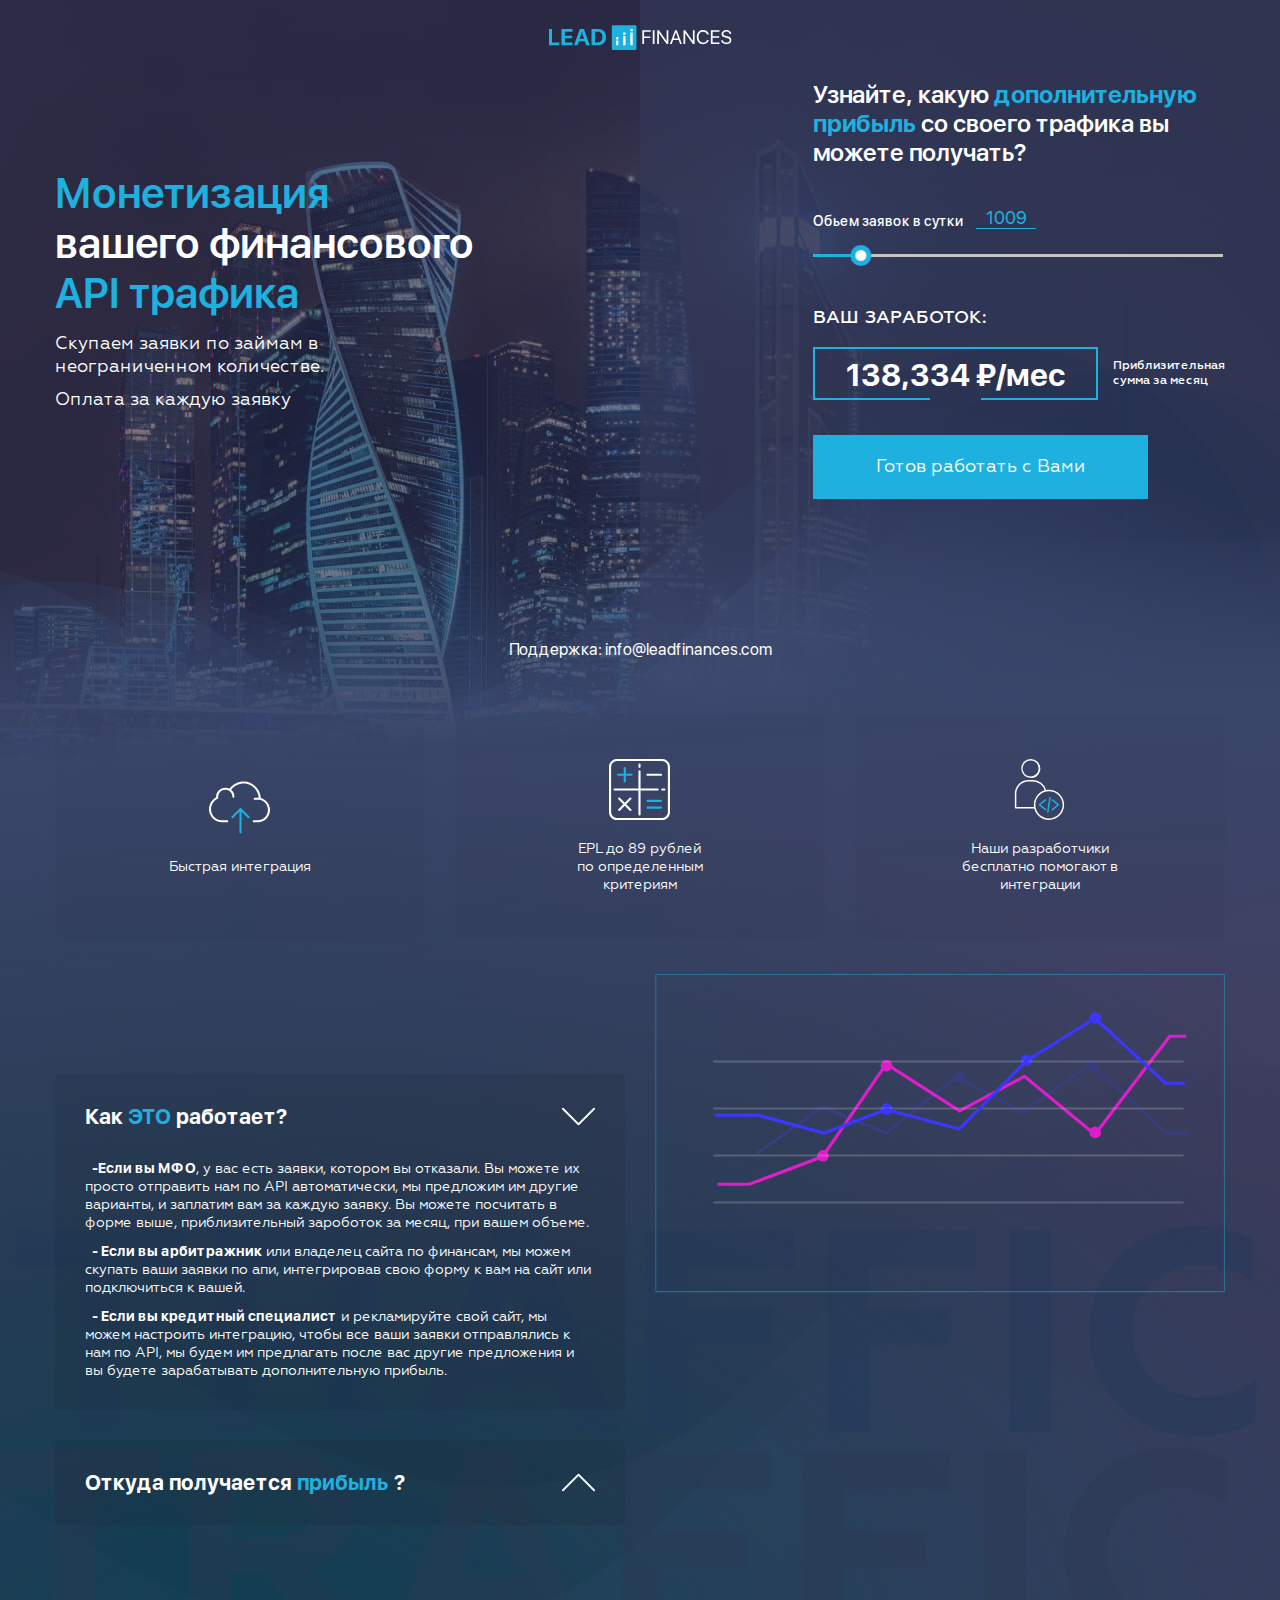
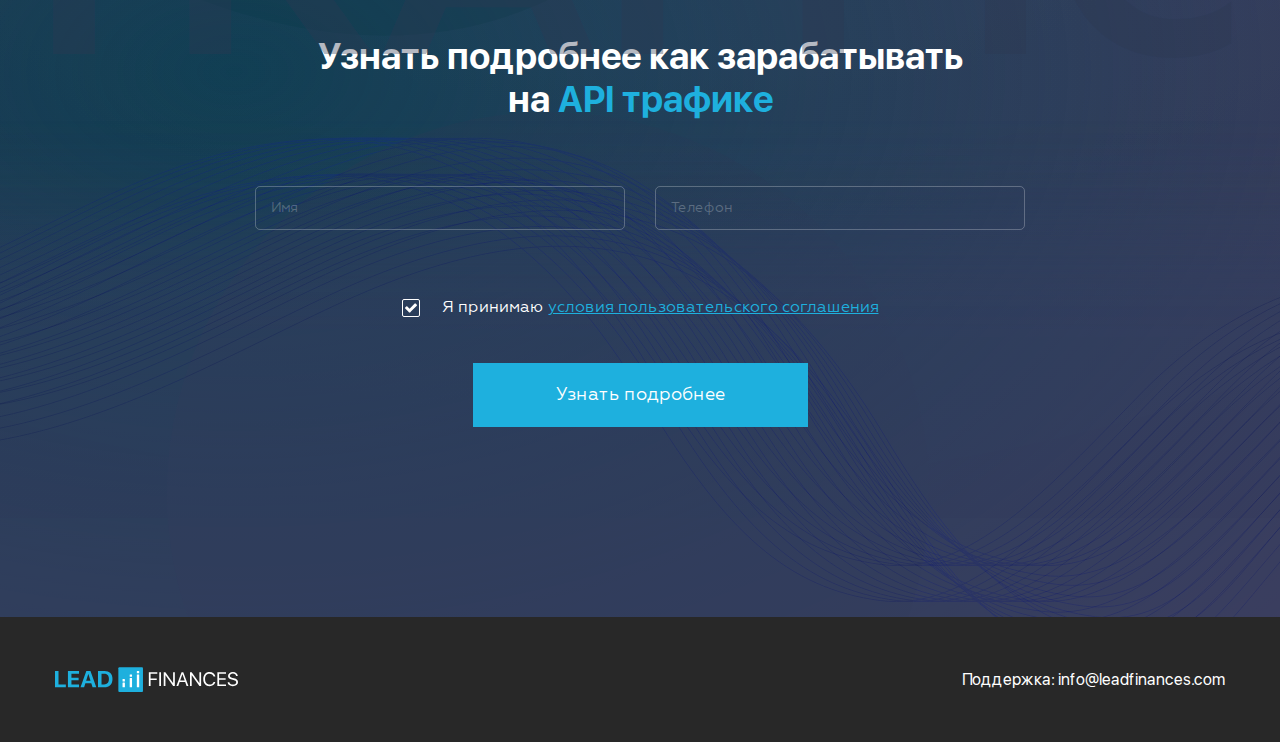
<file: app/index.html>
<!DOCTYPE html>
<html lang="ru">
<head>
	<title>Leads Finance. Монетизация вашего финансового API трафика</title>

	<!-- Meta tags -->
	<meta charset="UTF-8">
	<meta http-equiv="X-UA-Compatible" content="IE=edge">
	<meta name="viewport" content="width=device-width, initial-scale=1.0">
	<meta name="description" content="">
	<meta name="keywords" content="">
	<meta name="author" content="Serhii 'winde' Kuptsov">
	
	<!-- Favicons -->
	<link rel="shortcut icon" href="img/favicon/favicon.ico" type="image/x-icon">
	<link rel="apple-touch-icon" sizes="180x180" href="img/favicon/apple-touch-icon.png">
	<link rel="icon" type="image/png" sizes="32x32" href="img/favicon/favicon-32x32.png">
	<link rel="icon" type="image/png" sizes="16x16" href="img/favicon/favicon-16x16.png">
	<link rel="manifest" href="img/favicon/site.webmanifest">
	<link rel="mask-icon" href=img/favicon/safari-pinned-tab.svg" color="#000000">
	<!-- //Favicons -->
	<meta name="msapplication-TileColor" content="#000000">
	<meta name="theme-color" content="#000000">
	<meta name="msapplication-navbutton-color" content="#000000">
	<meta name="apple-mobile-web-app-status-bar-style" content="#000000">

	<!-- All libs styles -->
	<link rel="stylesheet" href="css/libs/nouislider.min.css">
	<!-- Main file with styles -->
	<link rel="stylesheet" href="css/main.min.css">



	<!-- HTML5 shim and Respond.js for IE8 support of HTML5 elements and media queries -->
	<!-- WARNING: Respond.js doesn't work if you view the page via file:// -->
	<!--[if lt IE 9]>
	  <script src="https://oss.maxcdn.com/html5shiv/3.7.3/html5shiv.min.js"></script>
	  <script src="https://oss.maxcdn.com/respond/1.4.2/respond.min.js"></script>
	<![endif]-->
</head><body>


	
	<!-- CONTENT WRAPPER -->
	<div class="content__wrapper">

		<!-- Preloader -->
<div class="preloader__wrapper">
	<div class="preloader">
		<span>
			<i class="preloader__ic"></i>
			<i class="preloader__ic"></i>
		</span>
	</div>
	<div class="preloader__section preloader__section--left"></div> 
	<div class="preloader__section preloader__section--right"></div>
</div>		
<!--// Preloader -->		<!-- Popup -->
<div class="popup js-popup js-popup-thanks" >
	<div class="popup__overflow">
		<div class="popup__body text-center">
			<button class="btn__close js-close-popup-btn" type="button"></button>
			<!-- Popup content-->
			<div class="popup__content">
				<h3 class="popup__title">Спасибо</h3>
				<p class="popup__text">В ближайшее время мы с<br>вами свяжемся</p>
			</div>
			<!-- //Popup content-->
		</div>
	</div>
</div>
<!-- //Popup -->

<!-- Popup -->
<div class="popup js-popup js-popup-terms">
	<div class="popup__overflow">
		<div class="popup__body text-center">
			<button class="btn__close js-close-popup-btn" type="button"></button>
			<!-- Popup content-->
			<div class="popup__content">
				<h3 class="popup__title popup__title--sm">Условия пользовательского соглашения</h3>
				<div class="content">
					<h2>h2</h2>
					<p>Lorem ipsum dolor sit amet, <b>consectetur adipisicing elit.</b> Optio eum, a ad! Deleniti, velit alias quidem, natus officiis voluptas omnis beatae deserunt iusto fugit, explicabo eius rem. Iste suscipit odit dignissimos <strong>totam deleniti commodi quod quasi nemo</strong>. Magnam cum, enim excepturi ut eum, dolor quasi a commodi quae modi beatae?</p>

					<h3>h3</h3>
					<p>Lorem ipsum dolor sit amet, consectetur adipisicing elit. <a href="#">Optio eum, a ad! Deleniti</a>, velit alias quidem, natus officiis voluptas omnis beatae deserunt iusto fugit, explicabo eius rem. Iste suscipit odit dignissimos totam deleniti commodi quod quasi nemo. Magnam cum, enim excepturi ut eum, dolor quasi a commodi quae modi beatae?</p>

					<h4>h4</h4>
					<p>Lorem ipsum dolor sit amet, consectetur adipisicing elit. Optio eum, a ad! Deleniti, velit alias quidem, natus officiis voluptas omnis beatae deserunt iusto fugit, explicabo eius rem. Iste suscipit odit dignissimos totam deleniti commodi quod quasi nemo. Magnam cum, enim excepturi ut eum, dolor quasi a commodi quae modi beatae?</p>

					<h5>h5</h5>
					<p>Lorem ipsum dolor sit amet, consectetur adipisicing elit. Optio eum, a ad! Deleniti, velit alias quidem, natus officiis voluptas omnis beatae deserunt iusto fugit, explicabo eius rem. Iste suscipit odit dignissimos totam deleniti commodi quod quasi nemo. Magnam cum, enim excepturi ut eum, dolor quasi a commodi quae modi beatae?</p>

					<h6>h6</h6>
					<p>Lorem ipsum dolor sit amet, consectetur adipisicing elit. Optio eum, a ad! Deleniti, velit alias quidem, natus officiis voluptas omnis beatae deserunt iusto fugit, explicabo eius rem. Iste suscipit odit dignissimos totam deleniti commodi quod quasi nemo. Magnam cum, enim excepturi ut eum, dolor quasi a commodi quae modi beatae?</p>

					
				</div>
			</div>
			<!-- //Popup content-->
		</div>
	</div>
</div>
<!-- //Popup -->

		<!-- Main -->
		<main class="main">

			<section class="sect__promo--wrapper">
				<h2 class="w3c">&nbsp;</h2>
				<section class="sect__promo">
					<h2 class="w3c">&nbsp;</h2>

					<a href="/" class="logo">
						<img src="img/logo.svg" alt="">
					</a>
					
					<div class="container">
						<div class="promo__block">
							<span class="api js-item-parallax" data-parallax-direction="vertical-top" data-parallax-speed="0.3"></span>
							<div class="promo__block--content light-color">
								<div class="row align-vertical-center align-horisontal-between promo__row">
									<div class="promo__title--block ">
										<h1 class="title"><span class="accent-color">Монетизация</span><br>вашего финансового<br><span class="accent-color">API трафика</span></h1>
										<p class="subtitle">Скупаем заявки по займам в<br>неограниченном количестве.<br><span>Оплата за каждую заявку</span></p>
									</div>

									<div class="promo__calc--block">
										<h3 class="promo__calc--title">Узнайте, какую <span class="accent-color">дополнительную<br>прибыль</span> со своего трафика вы<br>можете получать?</h3>

										<div class="promo__calc">

											<div class="row align-horisontal-start align-vertical-end row-nowrap promo__calc--input-row">
												<p class="promo__calc--input-label">Обьем заявок в сутки</p>
												<input type="number" min="0" max="9999" class="promo__calc--input" name="requestQuantity" id="requestsQuantity">
											</div>

											<div id="requestsRange" class="promo__calc--input-range"></div>

											<div class="earnings">
												<h6 class="earnings__title">Ваш заработок:</h6>

												<div class="row align-vertical-center align-horisontal-start earnings__row">
													<div class="earnings__block">
														<p><span class="js-earnings">0</span>&#8381;/мес</p>
														
													</div>
													<span class="earnings__notice">Приблизительная<br>сумма за месяц</span>
												</div>
											</div>

											<a href="#form" class="btn js-smooth-scroll-link">Готов работать с Вами</a>

										</div>
									</div>
								</div>
							</div>
						</div>
					</div>
				</section>
			</section>
			

			<section class="sect__content">
				<h2 class="w3c">&nbsp;</h2>

				<div class="container ">
					<p class="light-color support text-center">Поддержка: <a href="mailto:info@leadfinances.com">info@leadfinances.com</a></p>

					<section class="advantages">
						<h2 class="w3c">&bnsp;</h2>
						<div class="row row-nowrap advantages__row row-gutters">

							<div class="advantage__wrapper">
								<div class="advantage">
									<i class="advantage__ic" style="background-image: url('img/icons/svg/advantage-1.svg');"></i>
									<p>Быстрая интеграция</p>
								</div>
							</div>

							<div class="advantage__wrapper">
								<div class="advantage">
									<i class="advantage__ic" style="background-image: url('img/icons/svg/advantage-2.svg');"></i>
									<p>EPL до 89 рублей<br>по определенным<br>критериям</p>
								</div>
							</div>

							<div class="advantage__wrapper">
								<div class="advantage">
									<i class="advantage__ic" style="background-image: url('img/icons/svg/advantage-3.svg');"></i>
									<p>Наши разработчики<br>бесплатно помогают в<br>интеграции</p>
								</div>
							</div>
						</div>

					</section>
					
					<!-- Faq -->
					<section class="faq">
						<h2 class="w3c">&bnsp;</h2>

						<span class="traffic js-item-parallax" data-parallax-direction="vertical-top" data-parallax-speed="0.2"></span>
						<!-- Faq item -->
						<div class="faq__item">
							<div class="row row-nowrap faq__item--row">

								<div class="faq__question--col js-item-parallax" data-parallax-direction="vertical-top" data-parallax-speed="0.05">
									<!-- Question -->
									<div class="faq__question">
										<div class="faq__question--header js-faq-header">
											<h3 class="faq__question--title">Как <b class="accent-color t-t-uppercase">это</b> работает?</h3>
										</div>

										<div class="faq__question--body js-faq-body">
											<ul>
												<li><b>-Если вы МФО</b>, у вас есть заявки, котором вы отказали. Вы можете их просто отправить нам по API автоматически, мы предложим им другие варианты, и заплатим вам за каждую заявку. Вы можете посчитать в форме выше, приблизительный зароботок за месяц, при вашем объеме.</li>
												<li><b>- Если вы арбитражник</b> или владелец сайта по финансам, мы можем скупать ваши заявки по апи, интегрировав свою форму к вам на сайт или подключиться к вашей.</li>
												<li><b>- Если вы кредитный специалист</b> и рекламируйте свой сайт, мы можем настроить интеграцию, чтобы все ваши заявки отправлялись к нам по API, мы будем им предлагать после вас другие предложения и вы будете зарабатывать дополнительную прибыль.</li>
											</ul>
										</div>
									</div>
									<!-- //Question -->

									<!-- Question -->
									<div class="faq__question">
										<div class="faq__question--header js-faq-header">
											<h3 class="faq__question--title">Откуда получается <b class="accent-color">прибыль</b> ?</h3>
										</div>

										<div class="faq__question--body js-faq-body">
											<ul>
												<li><b>Договоренности более с 80 Микрофинансовых организации</b>( много offline и приватных компаний), с которыми у нас специальные условия, из-за объема. Ваш заработок идет от них за выданные займы или корректные заявки. Мы дополнительно монетизируем ваш трафик с помощью наработанных методик, через такие точки касания как: смс, емайлы, месседжеры, автообзвоны и пр.</li>
											</ul>
										</div>
									</div>
									<!-- //Question -->


								</div>

								<div class="faq__img--col js-item-parallax" data-parallax-direction="vertical-bottom" data-parallax-speed="0.05">
									<img src="img/graphic.svg" alt="">
								</div>
							</div>
						</div>
						<!-- //Faq item -->
					</section>
					<!-- //Faq -->

					<!-- Form -->
					<section class="sect__form" id="form">
						<h2 class="sect__title text-center">Узнать подробнее как зарабатывать<br>на <span class="accent-color">API трафике</span></h2>

						<div class="form__block">
							<form class="js-form">
								<!-- Hidden inputs -->
								<input type="hidden" name="project_name" value="LeadsFinances Api">
								<input type="hidden" name="form_subject" value="Заявка">

								<div class="row inputs__row align-horisontal-center">
									<div class="input__wrapper">
										<input type="text" class="input js-input" placeholder="Имя">
									</div>
									<div class="input__wrapper">
										<input type="text" class="input js-input js-phone-input" placeholder="Телефон">
									</div>
								</div>

								<div class="checkbox__wrapper text-center">
									<label class="checkbox__label">
										<input name="terms" type="checkbox" checked>
										<span class="checkbox">Я принимаю <a href="#" class="js-open-terms-popup-btn">условия пользовательского соглашения</a></span>
									</label>
								</div>

								<div class="text-center">
									<button class="btn" type="submit">Узнать подробнее</button>
								</div>
							</form>
						</div>
					</section>
					<!-- //Form -->
				</div>
				<!-- //container -->
			</section>
		</main>
		<!-- //Main -->

		<!-- Footer -->
		<footer class="footer">
	<div class="container">
		<div class="row align-vertical-center align-horisontal-between">
			<a href="/" class="logo">
				<img src="img/logo.svg" alt="">
			</a>

			<p class="support">Поддержка: <a href="mailto:info@leadfinances.com">info@leadfinances.com</a></p>
		</div>
	</div>
	<!-- //container -->
</footer>
		<!-- //Footer -->

	</div>
	<!-- //CONTENT WRAPPER -->

	<!-- jQuery IF NEEDED-->
<script src="https://code.jquery.com/jquery-2.2.4.min.js" integrity="sha256-BbhdlvQf/xTY9gja0Dq3HiwQF8LaCRTXxZKRutelT44=" crossorigin="anonymous"></script>
<!-- Google map -->
<!-- <script src="https://maps.googleapis.com/maps/api/js?key=AIzaSyBR5vIGzW3iFwxgUDP3TEFZR66J5LzJdhY"></script> -->
<!-- All libs scripts -->
	<script src="js/libs.min.js"></script>
<!-- Main file with scripts -->
<script src="js/common.min.js"></script>
</body>

</html>
</file>
<file: app/css/libs/nouislider.min.css>
/*! nouislider - 14.1.0 - 12/4/2019 */
.noUi-target,.noUi-target *{-webkit-touch-callout:none;-webkit-tap-highlight-color:transparent;-webkit-user-select:none;-ms-touch-action:none;touch-action:none;-ms-user-select:none;-moz-user-select:none;user-select:none;-moz-box-sizing:border-box;box-sizing:border-box}.noUi-target{position:relative}.noUi-base,.noUi-connects{width:100%;height:100%;position:relative;z-index:1}.noUi-connects{overflow:hidden;z-index:0}.noUi-connect,.noUi-origin{will-change:transform;position:absolute;z-index:1;top:0;right:0;-ms-transform-origin:0 0;-webkit-transform-origin:0 0;-webkit-transform-style:preserve-3d;transform-origin:0 0;transform-style:flat}.noUi-connect{height:100%;width:100%}.noUi-origin{height:10%;width:10%}.noUi-txt-dir-rtl.noUi-horizontal .noUi-origin{left:0;right:auto}.noUi-vertical .noUi-origin{width:0}.noUi-horizontal .noUi-origin{height:0}.noUi-handle{-webkit-backface-visibility:hidden;backface-visibility:hidden;position:absolute}.noUi-touch-area{height:100%;width:100%}.noUi-state-tap .noUi-connect,.noUi-state-tap .noUi-origin{-webkit-transition:transform .3s;transition:transform .3s}.noUi-state-drag *{cursor:inherit!important}.noUi-horizontal{height:18px}.noUi-horizontal .noUi-handle{width:34px;height:28px;right:-17px;top:-6px}.noUi-vertical{width:18px}.noUi-vertical .noUi-handle{width:28px;height:34px;right:-6px;top:-17px}.noUi-txt-dir-rtl.noUi-horizontal .noUi-handle{left:-17px;right:auto}.noUi-target{background:#FAFAFA;border-radius:4px;border:1px solid #D3D3D3;box-shadow:inset 0 1px 1px #F0F0F0,0 3px 6px -5px #BBB}.noUi-connects{border-radius:3px}.noUi-connect{background:#3FB8AF}.noUi-draggable{cursor:ew-resize}.noUi-vertical .noUi-draggable{cursor:ns-resize}.noUi-handle{border:1px solid #D9D9D9;border-radius:3px;background:#FFF;cursor:default;box-shadow:inset 0 0 1px #FFF,inset 0 1px 7px #EBEBEB,0 3px 6px -3px #BBB}.noUi-active{box-shadow:inset 0 0 1px #FFF,inset 0 1px 7px #DDD,0 3px 6px -3px #BBB}.noUi-handle:after,.noUi-handle:before{content:"";display:block;position:absolute;height:14px;width:1px;background:#E8E7E6;left:14px;top:6px}.noUi-handle:after{left:17px}.noUi-vertical .noUi-handle:after,.noUi-vertical .noUi-handle:before{width:14px;height:1px;left:6px;top:14px}.noUi-vertical .noUi-handle:after{top:17px}[disabled] .noUi-connect{background:#B8B8B8}[disabled] .noUi-handle,[disabled].noUi-handle,[disabled].noUi-target{cursor:not-allowed}.noUi-pips,.noUi-pips *{-moz-box-sizing:border-box;box-sizing:border-box}.noUi-pips{position:absolute;color:#999}.noUi-value{position:absolute;white-space:nowrap;text-align:center}.noUi-value-sub{color:#ccc;font-size:10px}.noUi-marker{position:absolute;background:#CCC}.noUi-marker-sub{background:#AAA}.noUi-marker-large{background:#AAA}.noUi-pips-horizontal{padding:10px 0;height:80px;top:100%;left:0;width:100%}.noUi-value-horizontal{-webkit-transform:translate(-50%,50%);transform:translate(-50%,50%)}.noUi-rtl .noUi-value-horizontal{-webkit-transform:translate(50%,50%);transform:translate(50%,50%)}.noUi-marker-horizontal.noUi-marker{margin-left:-1px;width:2px;height:5px}.noUi-marker-horizontal.noUi-marker-sub{height:10px}.noUi-marker-horizontal.noUi-marker-large{height:15px}.noUi-pips-vertical{padding:0 10px;height:100%;top:0;left:100%}.noUi-value-vertical{-webkit-transform:translate(0,-50%);transform:translate(0,-50%);padding-left:25px}.noUi-rtl .noUi-value-vertical{-webkit-transform:translate(0,50%);transform:translate(0,50%)}.noUi-marker-vertical.noUi-marker{width:5px;height:2px;margin-top:-1px}.noUi-marker-vertical.noUi-marker-sub{width:10px}.noUi-marker-vertical.noUi-marker-large{width:15px}.noUi-tooltip{display:block;position:absolute;border:1px solid #D9D9D9;border-radius:3px;background:#fff;color:#000;padding:5px;text-align:center;white-space:nowrap}.noUi-horizontal .noUi-tooltip{-webkit-transform:translate(-50%,0);transform:translate(-50%,0);left:50%;bottom:120%}.noUi-vertical .noUi-tooltip{-webkit-transform:translate(0,-50%);transform:translate(0,-50%);top:50%;right:120%}
</file>
<file: app/css/main.min.css>
input,select,textarea{-webkit-transition:all .17s ease-in-out;-o-transition:all .17s ease-in-out}a,a:hover{text-decoration:none}.light-color,body{color:#fff}.earnings__title,.popup__text,.popup__title,.t-t-uppercase{text-transform:uppercase}a,abbr,acronym,address,applet,article,aside,audio,b,big,blockquote,body,canvas,caption,center,cite,code,dd,del,details,dfn,div,dl,dt,em,embed,fieldset,figcaption,figure,footer,form,h1,h2,h3,h4,h5,h6,header,hgroup,html,i,iframe,img,ins,kbd,label,legend,li,mark,menu,nav,object,ol,output,p,pre,q,ruby,s,samp,section,small,span,strike,strong,sub,summary,sup,table,tbody,td,tfoot,th,thead,time,tr,tt,u,ul,var,video{margin:0;padding:0;border:0;font:inherit;vertical-align:baseline}article,aside,details,figcaption,figure,footer,header,hgroup,menu,nav,section{display:block}ol,ul{list-style:none}blockquote,q{quotes:none}blockquote:after,blockquote:before,q:after,q:before{content:'';content:none}table{border-collapse:collapse;border-spacing:0}.container{margin:0 auto;width:100%;max-width:1200px;padding:0 15px}.col__1,.col__2,.col__3,.col__4,.col__5,.col__6{padding:15px}.row{display:-webkit-box;display:-webkit-flex;display:-ms-flexbox;display:flex;-webkit-flex-wrap:wrap;-ms-flex-wrap:wrap;flex-wrap:wrap}.row-nowrap{-webkit-flex-wrap:nowrap;-ms-flex-wrap:nowrap;flex-wrap:nowrap}.row-gutters{margin-left:-15px;margin-right:-15px}.column{display:-webkit-box;display:-webkit-flex;display:-ms-flexbox;display:flex;-webkit-box-orient:vertical;-webkit-box-direction:normal;-webkit-flex-direction:column;-ms-flex-direction:column;flex-direction:column}.align-horisontal-start{-webkit-box-pack:start;-webkit-justify-content:flex-start;-ms-flex-pack:start;justify-content:flex-start}.align-horisontal-center{-webkit-box-pack:center;-webkit-justify-content:center;-ms-flex-pack:center;justify-content:center}.align-horisontal-end{-webkit-box-pack:end;-webkit-justify-content:flex-end;-ms-flex-pack:end;justify-content:flex-end}.align-horisontal-between{-webkit-box-pack:justify;-webkit-justify-content:space-between;-ms-flex-pack:justify;justify-content:space-between}.align-vertical-start{-webkit-box-align:start;-webkit-align-items:flex-start;-ms-flex-align:start;align-items:flex-start}.align-vertical-center{-webkit-box-align:center;-webkit-align-items:center;-ms-flex-align:center;align-items:center}.align-vertical-end{-webkit-box-align:end;-webkit-align-items:flex-end;-ms-flex-align:end;align-items:flex-end}.align-vertical-baseline{-webkit-box-align:baseline;-webkit-align-items:baseline;-ms-flex-align:baseline;align-items:baseline}.align-stretch{-webkit-box-align:stretch;-webkit-align-items:stretch;-ms-flex-align:stretch;align-items:stretch}.earnings__block,.popup__content{-webkit-flex-direction:column;-webkit-box-orient:vertical;-webkit-box-direction:normal}.col__6{width:16.666666%;width:-webkit-calc(100% / 6);width:calc(100% / 6)}.col__5{width:20%}.col__4{width:25%}.col__3{width:33.3333%;width:-webkit-calc(100% / 3);width:calc(100% / 3)}.col__2{width:50%}.col__1{width:100%}@font-face{font-family:SanFrancisco-Regular;src:url(../fonts/SanFrancisco/regular/SFUIDisplay-Regular.eot);src:url(../fonts/SanFrancisco/regular/SFUIDisplay-Regular.eot?#iefix) format('embedded-opentype'),url(../fonts/SanFrancisco/regular/SFUIDisplay-Regular.woff) format('woff'),url(../fonts/SanFrancisco/regular/SFUIDisplay-Regular.ttf) format('truetype'),url(../fonts/SanFrancisco/regular/SFUIDisplay-Regular.svg#SanFrancisco-Regular) format('svg');font-weight:400;font-style:normal;font-display:swap}@font-face{font-family:SanFrancisco-Bold;src:url(../fonts/SanFrancisco/bold/SFUIDisplay-Bold.eot);src:url(../fonts/SanFrancisco/bold/SFUIDisplay-Bold.eot?#iefix) format('embedded-opentype'),url(../fonts/SanFrancisco/bold/SFUIDisplay-Bold.woff) format('woff'),url(../fonts/SanFrancisco/bold/SFUIDisplay-Bold.ttf) format('truetype'),url(../fonts/SanFrancisco/bold/SFUIDisplay-Bold.svg#SanFrancisco-Bold) format('svg');font-weight:400;font-style:normal;font-display:swap}@font-face{font-family:SanFrancisco-Medium;src:url(../fonts/SanFrancisco/medium/SFUIDisplay-Medium.eot);src:url(../fonts/SanFrancisco/medium/SFUIDisplay-Medium.eot?#iefix) format('embedded-opentype'),url(../fonts/SanFrancisco/medium/SFUIDisplay-Medium.woff) format('woff'),url(../fonts/SanFrancisco/medium/SFUIDisplay-Medium.ttf) format('truetype'),url(../fonts/SanFrancisco/medium/SFUIDisplay-Medium.svg#SanFrancisco-Medium) format('svg');font-weight:400;font-style:normal;font-display:swap}@font-face{font-family:SanFrancisco-SemiBold;src:url(../fonts/SanFrancisco/semibold/SFUIDisplay-Semibold.eot);src:url(../fonts/SanFrancisco/semibold/SFUIDisplay-Semibold.eot?#iefix) format('embedded-opentype'),url(../fonts/SanFrancisco/semibold/SFUIDisplay-Semibold.woff) format('woff'),url(../fonts/SanFrancisco/semibold/SFUIDisplay-Semibold.ttf) format('truetype'),url(../fonts/SanFrancisco/semibold/SFUIDisplay-Semibold.svg#SanFrancisco-SemiBold) format('svg');font-weight:400;font-style:normal;font-display:swap}@font-face{font-family:GeometriaRegular;src:url(../fonts/Geometria/Geometria.eot);src:url(../fonts/Geometria/Geometria.eot?#iefix) format('embedded-opentype'),url(../fonts/Geometria/Geometria.woff) format('woff'),url(../fonts/Geometria/Geometria.ttf) format('truetype'),url(../fonts/Geometria/Geometria.svg#GeometriaRegular) format('svg');font-weight:400;font-style:normal;font-display:swap}@font-face{font-family:GeometriaBold;src:url(../fonts/Geometria/Geometria-Bold.eot);src:url(../fonts/Geometria/Geometria-Bold.eot?#iefix) format('embedded-opentype'),url(../fonts/Geometria/Geometria-Bold.woff) format('woff'),url(../fonts/Geometria/Geometria-Bold.ttf) format('truetype'),url(../fonts/Geometria/Geometria-Bold.svg#GeometriaBold) format('svg');font-weight:400;font-style:normal;font-display:swap}@font-face{font-family:GeometriaLight;src:url(../fonts/Geometria/Geometria-Light.eot);src:url(../fonts/Geometria/Geometria-Light.eot?#iefix) format('embedded-opentype'),url(../fonts/Geometria/Geometria-Light.woff) format('woff'),url(../fonts/Geometria/Geometria-Light.ttf) format('truetype'),url(../fonts/Geometria/Geometria-Light.svg#GeometriaLight) format('svg');font-weight:400;font-style:normal;font-display:swap}@font-face{font-family:GeometriaMedium;src:url(../fonts/Geometria/Geometria-Medium.eot);src:url(../fonts/Geometria/Geometria-Medium.eot?#iefix) format('embedded-opentype'),url(../fonts/Geometria/Geometria-Medium.woff) format('woff'),url(../fonts/Geometria/Geometria-Medium.ttf) format('truetype'),url(../fonts/Geometria/Geometria-Medium.svg#GeometriaMedium) format('svg');font-weight:400;font-style:normal;font-display:swap}@media screen and (-webkit-min-device-pixel-ratio:0){@font-face{font-family:SanFrancisco-Regular;src:url(../fonts/SanFrancisco/regular/SFUIDisplay-Regular.svg#SanFrancisco-Regular) format('svg')}@font-face{font-family:SanFrancisco-Bold;src:url(../fonts/SanFrancisco/bold/SFUIDisplay-Bold.svg#SanFrancisco-Bold) format('svg')}@font-face{font-family:SanFrancisco-Medium;src:url(../fonts/SanFrancisco/medium/SFUIDisplay-Medium.svg#SanFrancisco-Medium) format('svg')}@font-face{font-family:SanFrancisco-SemiBold;src:url(../fonts/SanFrancisco/semibold/SFUIDisplay-Semibold.svg#SanFrancisco-SemiBold) format('svg')}@font-face{font-family:GeometriaRegular;src:url(../fonts/Geometria/Geometria.svg#GeometriaRegular) format('svg')}@font-face{font-family:GeometriaBold;src:url(../fonts/Geometria/Geometria-Bold.svg#GeometriaBold) format('svg')}@font-face{font-family:GeometriaLight;src:url(../fonts/Geometria/Geometria-Light.svg#GeometriaLight) format('svg')}@font-face{font-family:GeometriaMedium;src:url(../fonts/Geometria/Geometria-Medium.svg#GeometriaMedium) format('svg')}}html{-webkit-text-size-adjust:none;text-size-adjust:none;-webkit-box-sizing:border-box;-moz-box-sizing:border-box;box-sizing:border-box}html.is-fixed{overflow:hidden}*{padding:0;margin:0;-webkit-box-sizing:inherit;-moz-box-sizing:inherit;box-sizing:inherit}:after,:before{-webkit-box-sizing:inherit;-moz-box-sizing:inherit;box-sizing:inherit}.blur{-webkit-filter:blur(12px);filter:blur(12px)}body{font:16px SanFrancisco-Medium,Arial,sans-serif;line-height:1.45;overflow-x:hidden;min-width:320px;height:100%;opacity:1;position:relative}body:before{content:'';display:inline-block;position:absolute;top:620px;pointer-events:none;left:0;width:100%;bottom:0;background:-o-radial-gradient(113.39% 50.58% at 18.29% 62.8%,#0a3c4d 0,rgba(53,44,80,0) 100%),-o-linear-gradient(273.58deg,rgba(58,71,107,0) 3.16%,#39466a 12.47%,#433c5d 39.38%);background:radial-gradient(113.39% 50.58% at 18.29% 62.8%,#0a3c4d 0,rgba(53,44,80,0) 100%),linear-gradient(176.42deg,rgba(58,71,107,0) 3.16%,#39466a 12.47%,#433c5d 39.38%);-webkit-background:-webkit-radial-gradient(113.39% 50.58% at 18.29% 62.8%,#0a3c4d 0,rgba(53,44,80,0) 100%),-webkit-linear-gradient(273.58deg,rgba(58,71,107,0) 3.16%,#39466a 12.47%,#433c5d 39.38%);z-index:3}.sect__content{background:url(../img/backgrounds/waves-bg.svg) bottom -140px center no-repeat;padding-bottom:190px}button,input,textarea{-webkit-box-shadow:none;border:none;background:0 0}h1,h2,h3,h4,h5,h6,li,ul{margin:0;padding:0}input,textarea{outline:0;box-shadow:none;transition:all .17s ease-in-out}button:focus,input:focus,select:focus,textarea:focus{outline:0}textarea{resize:vertical;width:100%}select{appearance:none;-webkit-appearance:none;-moz-appearance:none;transition:all .17s ease-in-out;cursor:pointer}a,button{-webkit-transition:all .17s ease-in-out;-o-transition:all .17s ease-in-out;outline:0}a{transition:all .17s ease-in-out}button{box-shadow:none;cursor:pointer;transition:all .17s ease-in-out}img{max-width:100%;height:auto}b,strong{font-family:SanFrancisco-Bold,Arial,sans-serif}.disable-hover,.disable-hover *{pointer-events:none!important}.clearfix:after,.clearfix:before{content:" ";display:table}.bg-with-overlay:before,.content__wrapper:before,.popup__overflow:before,.slider__loader:before{content:''}.clearfix:after{clear:both}.gutters{padding:90px 0}.gutter__bottom,.gutter__top{padding-top:90px}.w3c{visibility:hidden;display:none}.content__wrapper{overflow:hidden;width:100%;height:100%;position:relative}.content__wrapper:before{display:inline-block;position:absolute;top:0;left:0;width:100%;height:1243px;background:url(../img/backgrounds/bg.jpg) top center no-repeat;-webkit-background-size:cover;background-size:cover;-webkit-animation:scales 25s linear infinite;-o-animation:scales 25s linear infinite;animation:scales 25s linear infinite;z-index:-1}.bg,.bg-with-overlay{background-repeat:no-repeat;background-position:50% 50%}.sect__title{font:36px SanFrancisco-Bold,Arial,sans-serif;margin-bottom:65px;line-height:43px}.text-center{text-align:center}.text-left{text-align:left}.text-right{text-align:right}.dark-color{color:#000}.accent-color{color:#1eb0de}.content-img{display:block;margin:0 auto;max-width:100%;max-height:100%;width:auto;height:auto}.btn,.btn__close{display:inline-block}.bg{-webkit-background-size:cover;background-size:cover}.bg-with-overlay{position:relative;-webkit-background-size:cover;background-size:cover}.bg-with-overlay:before{display:inline-block;position:absolute;top:0;left:0;width:100%;height:100%;background-color:rgba(0,0,0,.8)}.bg-with-overlay .container{position:relative;z-index:2}.dark-bg{background-color:#090909}@-webkit-keyframes scales{0%,100%{-webkit-transform:scale(1,1);transform:scale(1,1)}40%,60%{-webkit-transform:scale(1.12,1.12);transform:scale(1.12,1.12)}}@-o-keyframes scales{0%,100%{-o-transform:scale(1,1);transform:scale(1,1)}40%,60%{-o-transform:scale(1.12,1.12);transform:scale(1.12,1.12)}}@keyframes scales{0%,100%{-webkit-transform:scale(1,1);-o-transform:scale(1,1);transform:scale(1,1)}40%,60%{-webkit-transform:scale(1.12,1.12);-o-transform:scale(1.12,1.12);transform:scale(1.12,1.12)}}.btn{padding:23px 35px;font:18px GeometriaRegular,Arial,sans-serif;line-height:1;text-align:center;color:#fff;-webkit-transition:all .17s ease-in-out;-o-transition:all .17s ease-in-out;transition:all .17s ease-in-out;-webkit-backface-visibility:hidden;backface-visibility:hidden;background-color:#1eb0de;min-width:335px}.btn:hover{background-color:#1b9ec8}.btn__close{width:15px;height:15px;background:url(../img/icons/svg/close-ic.svg)}.promo__calc--input-range{height:3px;border-radius:0;-webkit-box-shadow:none;box-shadow:none;padding:0;background-color:#c4c4c4;border:none;margin:25px 0 50px;max-width:410px}.promo__calc--input-range .noUi-connects{height:100%}.promo__calc--input-range .noUi-connect{background-color:#1eb0de}.promo__calc--input-range .noUi-handle{width:21px;height:21px;border-radius:50%;background-color:#fff;border:5px solid #1eb0de;-webkit-box-shadow:none;box-shadow:none;outline:0;top:-9px}.checkbox:before,.input{background-color:transparent}.promo__calc--input-range .noUi-handle:after,.promo__calc--input-range .noUi-handle:before{display:none}.promo__calc--input-range .noUi-handle:focus,.promo__calc--input-range .noUi-handle:hover{outline:0}.nav__item{display:inline-block;margin-right:15px}.nav__item:last-child{margin-right:0}.nav__link{display:block;color:#fff}.breadcrumbs__item{display:inline-block;margin-right:15px;position:relative}.breadcrumbs__item:last-child{margin-right:0}.breadcrumbs__link{display:block;color:#fff}.breadcrumbs__link.is-active{color:#1eb0de}.logo{display:inline-block;z-index:5;top:45px}.input,.logo img{display:block}.logo:hover{opacity:.7}.sect__promo .logo{position:absolute;left:50%;-webkit-transform:translateX(-50%);-ms-transform:translateX(-50%);-o-transform:translateX(-50%);transform:translateX(-50%)}.form{max-width:600px;margin:40px auto}.input{width:100%;padding:12px 15px;text-align:left;border:1px solid rgba(255,255,255,.25);border-radius:5px;font:14px GeometriaRegular,Arial,sans-serif;color:#fff}.input:focus,.input:hover{border-color:#1eb0de}.input::-webkit-input-placeholder{font:14px GeometriaRegular,Arial,sans-serif;color:rgba(255,255,255,.25)}.input::-moz-placeholder{font:14px GeometriaRegular,Arial,sans-serif;color:rgba(255,255,255,.25)}.input:-moz-placeholder{font:14px GeometriaRegular,Arial,sans-serif;color:rgba(255,255,255,.25)}.input:-ms-input-placeholder{font:14px GeometriaRegular,Arial,sans-serif;color:rgba(255,255,255,.25)}.input__wrapper{position:relative;width:370px}.input__wrapper:first-child{margin-right:30px}.input.is-error{border-color:red}.inputs__row{margin-bottom:65px}.checkbox,.radio{position:relative;display:inline-block;margin-left:0;padding-left:40px;font:1em GeometriaRegular,Arial,sans-serif;line-height:1;text-align:left}.checkbox:after,.checkbox:before,.radio:after,.radio:before{content:'';display:inline-block;-webkit-transition:all .25s ease-in-out;-o-transition:all .25s ease-in-out;transition:all .25s ease-in-out;position:absolute;left:0;top:50%;-webkit-transform:translateY(-50%);-ms-transform:translateY(-50%);-o-transform:translateY(-50%);transform:translateY(-50%)}.checkbox__label,.radio__label{cursor:pointer;display:inline-block}.checkbox__label input,.popup,.radio__label input{display:none}.checkbox__wrapper{margin-bottom:45px}.checkbox a{color:#1eb0de;text-decoration:underline}.checkbox a:hover{text-decoration:none}.checkbox:before{border-radius:2px;width:18px;height:18px;border:1px solid #fff}.checkbox:after{width:12px;height:12px;background:url(../img/icons/svg/checkbox-ic.svg) 50% 50% no-repeat;-webkit-background-size:12px 12px;background-size:12px 12px;position:absolute;left:3px;top:50%;-webkit-transform:translateY(-50%);-ms-transform:translateY(-50%);-o-transform:translateY(-50%);transform:translateY(-50%);opacity:0}.popup,.slider__loader:before{-webkit-transform:translate(-50%,-50%);-ms-transform:translate(-50%,-50%);-o-transform:translate(-50%,-50%)}.checkbox__label input:checked+span:after{opacity:1}.radio:after,.radio:before{border-radius:50%}.radio:before{width:18px;height:18px;border:1px solid #1eb0de;background-color:$transparent}.radio:after{width:12px;height:12px;background-color:#fff;left:3px;top:8px;opacity:0}.radio__label input:checked+span:before{border-color:#000;background-color:#000}.radio__label input:checked+span:after{opacity:1}.popup{position:fixed;top:50%;left:50%;transform:translate(-50%,-50%);z-index:90;width:100%;height:100%}.popup__body,.popup__overflow:before{display:inline-block;vertical-align:middle}.popup__overflow{position:absolute;left:0;top:0;width:100%;backface-visibility:hidden;-webkit-backface-visibility:hidden;height:100%;overflow:auto;-webkit-box-sizing:border-box;-moz-box-sizing:border-box;box-sizing:border-box;-webkit-overflow-scrolling:touch;z-index:105;background-color:rgba(41,39,61,.85);padding:10px;text-align:center;white-space:nowrap}.popup__overflow:before{width:0;height:100%}.popup__body,.slider__loader{width:100%;background-color:#fff}.popup__body{max-width:730px;padding:20px 40px;position:relative;white-space:normal;border-radius:15px;color:#383838}.popup__content{min-height:400px;display:-webkit-box;display:-webkit-flex;display:-ms-flexbox;display:flex;-ms-flex-direction:column;flex-direction:column;-webkit-box-align:center;-webkit-align-items:center;-ms-flex-align:center;align-items:center;-webkit-box-pack:center;-webkit-justify-content:center;-ms-flex-pack:center;justify-content:center}.popup__title{font:64px GeometriaBold,Arial,sans-serif;color:#1eb0de}.popup__title--sm{font-size:36px}.popup__text{font:18px GeometriaBold,Arial,sans-serif}.popup .content{color:#383838;margin-top:20px;text-align:left;font-size:16px}.popup .content p{margin-bottom:15px}.popup .content p:last-child{margin-bottom:0}.popup .content b,.popup .content strong{font-family:GeometriaBold,Arial,sans-serif}.popup .content a{color:#1eb0de;text-decoration:underline}.popup .content a:hover{text-decoration:none}.popup .content h2,.popup .content h3,.popup .content h4,.popup .content h5,.popup .content h6{font-family:GeometriaBold,Arial,sans-serif;margin-bottom:15px}.footer .support,.popup .content h2:last-child,.popup .content h3:last-child,.popup .content h4:last-child,.popup .content h5:last-child,.popup .content h6:last-child{margin-bottom:0}.popup .content h2{font-size:32px}.popup .content h3{font-size:28px}.popup .content h4{font-size:24px}.popup .content h5{font-size:20px}.popup .content h6{font-size:18px}.popup .btn__close{position:absolute;top:10px;right:10px}.slider__loader{position:absolute;top:0;left:0;height:100%;z-index:10;-webkit-transition:all .15s ease-in-out;-o-transition:all .15s ease-in-out;transition:all .15s ease-in-out}.preloader,.slider__loader:before{position:absolute;top:50%;left:50%}.slider__loader:before{display:inline-block;width:30px;height:30px;transform:translate(-50%,-50%);background:url(../img/slider-loader.gif) 50% 50%/30px 30px no-repeat}.preloader span,.preloader__ic{display:block;width:40px;height:40px}.slider__loader.is-loaded{opacity:0;visibility:hidden;pointer-events:none}.preloader{display:block;-webkit-transform:translate(-50%,-50%);-ms-transform:translate(-50%,-50%);-o-transform:translate(-50%,-50%);transform:translate(-50%,-50%);z-index:1001;-webkit-perspective:500px;perspective:500px}.preloader__ic{background:url(../img/icons/svg/settings.svg) 50% 50%/40px 40px no-repeat;position:relative;-webkit-animation:rotation 2s linear infinite;-o-animation:rotation 2s linear infinite;animation:rotation 2s linear infinite}.preloader__ic:nth-child(2){width:30px;height:30px;-webkit-background-size:30px 30px;background-size:30px 30px;-webkit-animation:rotation-reverse 2s linear infinite;-o-animation:rotation-reverse 2s linear infinite;animation:rotation-reverse 2s linear infinite;position:absolute;top:100%;left:-2px;margin-top:-2px}.preloader__section,.preloader__wrapper{position:fixed;top:0;height:100%;z-index:1000}.preloader__wrapper{left:0;width:100%}.preloader__section{width:51%;background-color:#323857;-webkit-transform:translateX(0);-ms-transform:translateX(0);-o-transform:translateX(0);transform:translateX(0)}.preloader__section--left{left:0}.preloader__section--right{right:0}.is-loaded .preloader{opacity:0;-webkit-transition:all .3s ease-out;-o-transition:all .3s ease-out;transition:all .3s ease-out}.is-loaded .preloader__wrapper{visibility:hidden;-webkit-transition:all .3s 1s ease-out;-o-transition:all .3s 1s ease-out;transition:all .3s 1s ease-out}.is-loaded .preloader__section--left{-webkit-transform:translateY(-100%);-ms-transform:translateY(-100%);-o-transform:translateY(-100%);transform:translateY(-100%);-webkit-transition:all .7s .3s cubic-bezier(.645,.045,.355,1);-o-transition:all .7s .3s cubic-bezier(.645,.045,.355,1);transition:all .7s .3s cubic-bezier(.645,.045,.355,1)}.is-loaded .preloader__section--right{-webkit-transform:translateY(100%);-ms-transform:translateY(100%);-o-transform:translateY(100%);transform:translateY(100%);-webkit-transition:all .7s .3s cubic-bezier(.645,.045,.355,1);-o-transition:all .7s .3s cubic-bezier(.645,.045,.355,1);transition:all .7s .3s cubic-bezier(.645,.045,.355,1)}@-webkit-keyframes rotation{100%{-webkit-transform:rotate(360deg);transform:rotate(360deg)}}@-o-keyframes rotation{100%{-o-transform:rotate(360deg);transform:rotate(360deg)}}@keyframes rotation{100%{-webkit-transform:rotate(360deg);-o-transform:rotate(360deg);transform:rotate(360deg)}}@-webkit-keyframes rotation-reverse{100%{-webkit-transform:rotate(-360deg);transform:rotate(-360deg)}}@-o-keyframes rotation-reverse{100%{-o-transform:rotate(-360deg);transform:rotate(-360deg)}}@keyframes rotation-reverse{100%{-webkit-transform:rotate(-360deg);-o-transform:rotate(-360deg);transform:rotate(-360deg)}}.header{background-color:#a2a2a2}.footer{background-color:#282828;padding:50px 0;position:relative;z-index:3}.sect__promo{position:relative;z-index:2;padding-top:190px;min-height:800px}.sect__promo:after,.sect__promo:before{content:'';display:inline-block;position:absolute;top:0;z-index:2;right:0}.sect__promo:after{width:1629px;height:1095px;background:url(../img/backgrounds/triple-waves-and-lines.svg) 50% 50% no-repeat}.sect__promo:before{width:50%;height:150%;background-color:rgba(50,56,87,.75)}.sect__promo--wrapper{position:relative}.sect__promo--wrapper:after,.sect__promo--wrapper:before{display:inline-block;position:absolute;top:0;left:0;width:100%;height:150%;content:''}.sect__promo--wrapper:before{background:-webkit-radial-gradient(18.46% 30.43% at 28.41% 45.44%,#1b1d2d 0,#2d324e 100%);background:-o-radial-gradient(18.46% 30.43% at 28.41% 45.44%,#1b1d2d 0,#2d324e 100%);background:radial-gradient(18.46% 30.43% at 28.41% 45.44%,#1b1d2d 0,#2d324e 100%);opacity:.45}.sect__promo--wrapper:after{background:-webkit-radial-gradient(40.91% 75.72% at 78.46% 68.88%,rgba(39,73,124,.67) 0,rgba(44,34,71,.94) 100%);background:-o-radial-gradient(40.91% 75.72% at 78.46% 68.88%,rgba(39,73,124,.67) 0,rgba(44,34,71,.94) 100%);background:radial-gradient(40.91% 75.72% at 78.46% 68.88%,rgba(39,73,124,.67) 0,rgba(44,34,71,.94) 100%);opacity:.35;z-index:1}.promo__block{position:relative}.promo__block--content{position:relative;z-index:15}.promo__calc--title{font:24px SanFrancisco-SemiBold,Arial,sans-serif;line-height:29px;margin-bottom:40px}.promo__calc--title span{font-family:SanFrancisco-Bold,Arial,sans-serif}.promo__calc--input{display:block;width:60px;background:0 0;-webkit-box-shadow:none;box-shadow:none;outline:0;border-radius:0;border-bottom:1px solid #1eb0de;color:#1eb0de;font:18px SanFrancisco-Regular,Arial,sans-serif;line-height:1;text-align:center}.promo__calc--input::-webkit-inner-spin-button,.promo__calc--input::-webkit-outer-spin-button{-webkit-appearance:none;margin:0}.promo__calc--input-label{margin-right:13px;font:14px SanFrancisco-Medium,Arial,sans-serif}.api{display:block;width:488px;height:803px;background:url(../img/api.svg) 50% 50%/488px 803px no-repeat;position:absolute;top:-130px;left:-165px;z-index:5}.title{font:42px SanFrancisco-SemiBold,Arial,sans-serif;line-height:50px;margin-bottom:15px}.subtitle{font-size:18px;font-indent:5px;line-height:23px;font-family:GeometriaRegular,Arial,sans-serif}.subtitle span{display:inline-block;margin-top:10px}.earnings{margin-bottom:35px}.earnings__title{font:18px GeometriaMedium,Arial,sans-serif;margin-bottom:17px}.earnings__block{width:285px;height:53px;position:relative;display:-webkit-box;display:-webkit-flex;display:-ms-flexbox;display:flex;-ms-flex-direction:column;flex-direction:column;-webkit-box-align:center;-webkit-align-items:center;-ms-flex-align:center;align-items:center;-webkit-box-pack:center;-webkit-justify-content:center;-ms-flex-pack:center;justify-content:center;font:31px SanFrancisco-Bold,Arial,sans-serif;text-align:center;padding:10px;white-space:nowrap;border-top:2px solid #1eb0de;border-left:2px solid #1eb0de;border-right:2px solid #1eb0de;-webkit-box-flex:0;-webkit-flex:none;-ms-flex:none;flex:none;margin-right:15px}.earnings__block:after,.earnings__block:before{content:'';display:inline-block;height:2px;background-color:#1eb0de;position:absolute;bottom:0;width:115px}.earnings__block:before{left:0}.earnings__block:after{right:0}.earnings__block p{line-height:1}.earnings__block span{display:inline-block;margin-right:6px}.earnings__notice{text-align:left;font:12px GeometriaMedium,Arial,sans-serif}.sect__content{position:relative;z-index:4}.support{margin-bottom:40px;font:16px SanFrancisco-Regular,Arial,sans-serif}.support a{color:inherit}.support a:hover{color:#1eb0de}.advantages{margin-bottom:120px}.advantage{display:-webkit-box;display:-webkit-flex;display:-ms-flexbox;display:flex;-webkit-box-orient:vertical;-webkit-box-direction:normal;-webkit-flex-direction:column;-ms-flex-direction:column;flex-direction:column;-webkit-box-align:center;-webkit-align-items:center;-ms-flex-align:center;align-items:center;-webkit-box-pack:center;-webkit-justify-content:center;-ms-flex-pack:center;justify-content:center;text-align:center;color:#fff;font:14px GeometriaRegular,Arial,sans-serif;line-height:18px;padding:45px 55px;position:relative;height:100%;overflow:hidden}.advantage:before{content:'';display:inline-block;top:0;left:0;width:100%;height:100%;position:absolute;background:-webkit-radial-gradient(6.71% 96.87% at 50.5% 96.88%,rgba(16,31,55,.206) 2.08%,rgba(30,34,41,.165) 96.87%);background:-o-radial-gradient(6.71% 96.87% at 50.5% 96.88%,rgba(16,31,55,.206) 2.08%,rgba(30,34,41,.165) 96.87%);background:radial-gradient(6.71% 96.87% at 50.5% 96.88%,rgba(16,31,55,.206) 2.08%,rgba(30,34,41,.165) 96.87%);opacity:.25;-webkit-box-shadow:4px 3px 31px rgba(0,0,0,.06);box-shadow:4px 3px 31px rgba(0,0,0,.06);z-index:-1;border-radius:10px}.faq,.faq__item,.faq__question{position:relative}.advantage__ic{display:block;width:61px;height:61px;background-repeat:no-repeat;-webkit-background-size:61px 61px;background-size:61px 61px;margin-bottom:20px}.faq__question--header:after,.faq__question:before{content:'';display:inline-block}.advantage__wrapper{width:33.3333%;padding:15px}.faq{margin-bottom:80px}.faq__item{z-index:2}.faq__question{overflow:hidden;border-radius:5px;margin-bottom:30px}.faq__question:before{top:0;left:0;width:100%;height:100%;position:absolute;background:-webkit-radial-gradient(6.71% 96.87% at 50.5% 96.88%,rgba(16,31,55,.206) 2.08%,rgba(30,34,41,.165) 96.87%);background:-o-radial-gradient(6.71% 96.87% at 50.5% 96.88%,rgba(16,31,55,.206) 2.08%,rgba(30,34,41,.165) 96.87%);background:radial-gradient(6.71% 96.87% at 50.5% 96.88%,rgba(16,31,55,.206) 2.08%,rgba(30,34,41,.165) 96.87%);opacity:.75;-webkit-box-shadow:4px 3px 31px rgba(0,0,0,.06);box-shadow:4px 3px 31px rgba(0,0,0,.06);z-index:-1}.faq__question--title{font:21px SanFrancisco-Bold,Arial,sans-serif}.faq__question--header{padding:30px 65px 30px 30px;cursor:pointer;position:relative}.faq__question--header:after{position:absolute;right:30px;top:50%;margin-top:-16.5px;width:33px;height:33px;background:url(../img/icons/svg/arrow.svg) 50% 50%/33px 33px no-repeat;-webkit-transform-origin:50% 50%;-ms-transform-origin:50% 50%;-o-transform-origin:50% 50%;transform-origin:50% 50%;-webkit-transition:-webkit-transform .17s ease-in-out;-o-transition:-o-transform .17s ease-in-out;transition:transform .17s ease-in-out;transition:transform .17s ease-in-out,-webkit-transform .17s ease-in-out,-o-transform .17s ease-in-out}.faq__question--header.is-toggled:after{-webkit-transform:rotate(180deg);-ms-transform:rotate(180deg);-o-transform:rotate(180deg);transform:rotate(180deg)}.faq__question--body{padding:0 30px 30px;display:none}.faq__question--body li{font-size:14px;line-height:18px;margin-bottom:10px;font-family:GeometriaRegular,Arial,sans-serif}.faq__question--body li b{display:inline-block;margin-left:7px}.faq__question--body li:last-child{margin-bottom:0}.faq__question--col{width:50%;padding-right:15px;position:relative;bottom:0;min-height:475px}.faq__img--col{width:50%;padding-left:15px;position:relative;bottom:100px}.faq__img--col img{display:block;width:100%}.traffic{position:absolute;left:50%;margin-left:-659.5px;width:1319px;height:584px;background:url(../img/traffic.svg) 50% 50% no-repeat;bottom:-200px}@media screen and (max-width:1550px){body:before{top:540px}.sect__promo{padding-top:80px;padding-bottom:80px;min-height:640px}.sect__promo .logo{top:25px}.api{width:330px;height:543px;-webkit-background-size:330px 543px;background-size:330px 543px;top:0;left:-120px}}@media screen and (max-width:1365px){.api{display:none}}@media screen and (max-width:1000px){.inputs__row,.sect__title{margin-bottom:40px}body:before{top:600px}.sect__promo{padding-top:140px}.sect__promo:after{display:none}.promo__title--block{width:50%;padding-right:20px}.promo__calc--block{width:50%;padding-left:20px}.promo__calc--title{font-size:20px}.title{font-size:33px;line-height:42px}.earnings__notice{width:100%;margin-left:0;margin-top:20px}.advantage{padding:30px}.input__wrapper{padding:15px;width:50%}.input__wrapper:first-child{margin-right:0}.inputs__row{margin-left:-15px;margin-right:-15px}}@media screen and (max-width:767px){.js-item-parallax{-webkit-transform:none!important;-ms-transform:none!important;-o-transform:none!important;transform:none!important}body:before{top:850px}.btn{padding-left:20px;padding-right:20px}.promo__title--block{width:100%;padding-right:0;margin-bottom:45px}.promo__calc--block{width:100%;position:relative;padding-left:0;padding-top:35px}.promo__calc--block:before{content:'';display:inline-block;position:absolute;top:0;left:-30px;right:-30px;height:300%;background-color:rgba(50,56,87,.75);z-index:-1}.sect__promo:before,.traffic{display:none}.promo__calc--title{margin-bottom:20px}.promo__calc--input-range{margin:20px 0}.earnings__notice{width:auto;margin-left:10px;margin-top:0}.sect__promo{padding-top:80px}.sect__promo .logo{top:20px}.sect__promo .logo img{max-width:160px}.faq__item--row{-webkit-flex-wrap:wrap;-ms-flex-wrap:wrap;flex-wrap:wrap}.faq__question--col{bottom:auto;width:100%;padding-right:0;-webkit-box-ordinal-group:3;-webkit-order:2;-ms-flex-order:2;order:2}.faq__img--col{bottom:auto;width:100%;margin-bottom:50px;padding-left:0;-webkit-box-ordinal-group:2;-webkit-order:1;-ms-flex-order:1;order:1}.advantages__row{-webkit-flex-wrap:wrap;-ms-flex-wrap:wrap;flex-wrap:wrap;margin-left:-7.5px;margin-right:-7.5px}.advantage__wrapper{padding:7.5px;width:50%}.advantage__wrapper:last-child{width:100%}.popup__body{padding:30px 20px}.popup__title{font-size:40px}.popup__title--sm{font-size:20px}.popup__content{min-height:auto;padding:0}.popup__text{font-size:14px}.popup .content{font-size:12px}.popup .content h6{font-size:14px}.popup .content h5{font-size:16px}.popup .content h4{font-size:18px}.popup .content h3{font-size:20px}.popup .content h2{font-size:22px}.container{padding:0 25px}}@media screen and (max-width:620px){.input__wrapper{width:100%}.inputs__row{margin-bottom:15px}.checkbox{padding-left:35px}.checkbox__wrapper{margin-bottom:30px}.footer{padding:40px 0}.footer .row{-webkit-box-orient:vertical;-webkit-box-direction:normal;-webkit-flex-direction:column;-ms-flex-direction:column;flex-direction:column;-webkit-box-align:center;-webkit-align-items:center;-ms-flex-align:center;align-items:center}.footer .logo{margin-bottom:35px}}@media screen and (max-width:460px){.sect__title,.title{font-size:24px;margin-bottom:15px}.sect__title{line-height:30px}.sect__content{padding-bottom:110px;background-position:bottom 0 center}.btn{min-width:auto;width:100%}.title{line-height:32px}.subtitle{font-size:16px}.sect__promo{padding-bottom:35px}.promo__calc--title{font-size:18px}.promo__calc--input-range{max-width:250px}.earnings{margin-bottom:25px}.earnings__row{-webkit-flex-wrap:nowrap;-ms-flex-wrap:nowrap;flex-wrap:nowrap}.earnings__block{font-size:24px;width:220px;margin-right:0}.earnings__block:after,.earnings__block:before{width:75px}.support{margin-bottom:65px}.advantages{margin-bottom:25px}.advantage__ic,.faq__question{margin-bottom:20px}.advantage{font-size:12px;padding:20px 6px}.advantage__ic{width:49px;height:49px;-webkit-background-size:49px 49px;background-size:49px 49px}.faq__question:last-child{margin-bottom:0}.faq__question--title{font-size:16px}.faq__question--header{padding:20px 65px 20px 20px}.faq__question--header:after{right:20px}.faq__question--body{padding:0 20px 20px}}@media screen and (max-width:374px){.earnings__row{-webkit-flex-wrap:wrap;-ms-flex-wrap:wrap;flex-wrap:wrap}.earnings__notice{width:100%;margin-left:0;margin-top:20px}}
</file>
